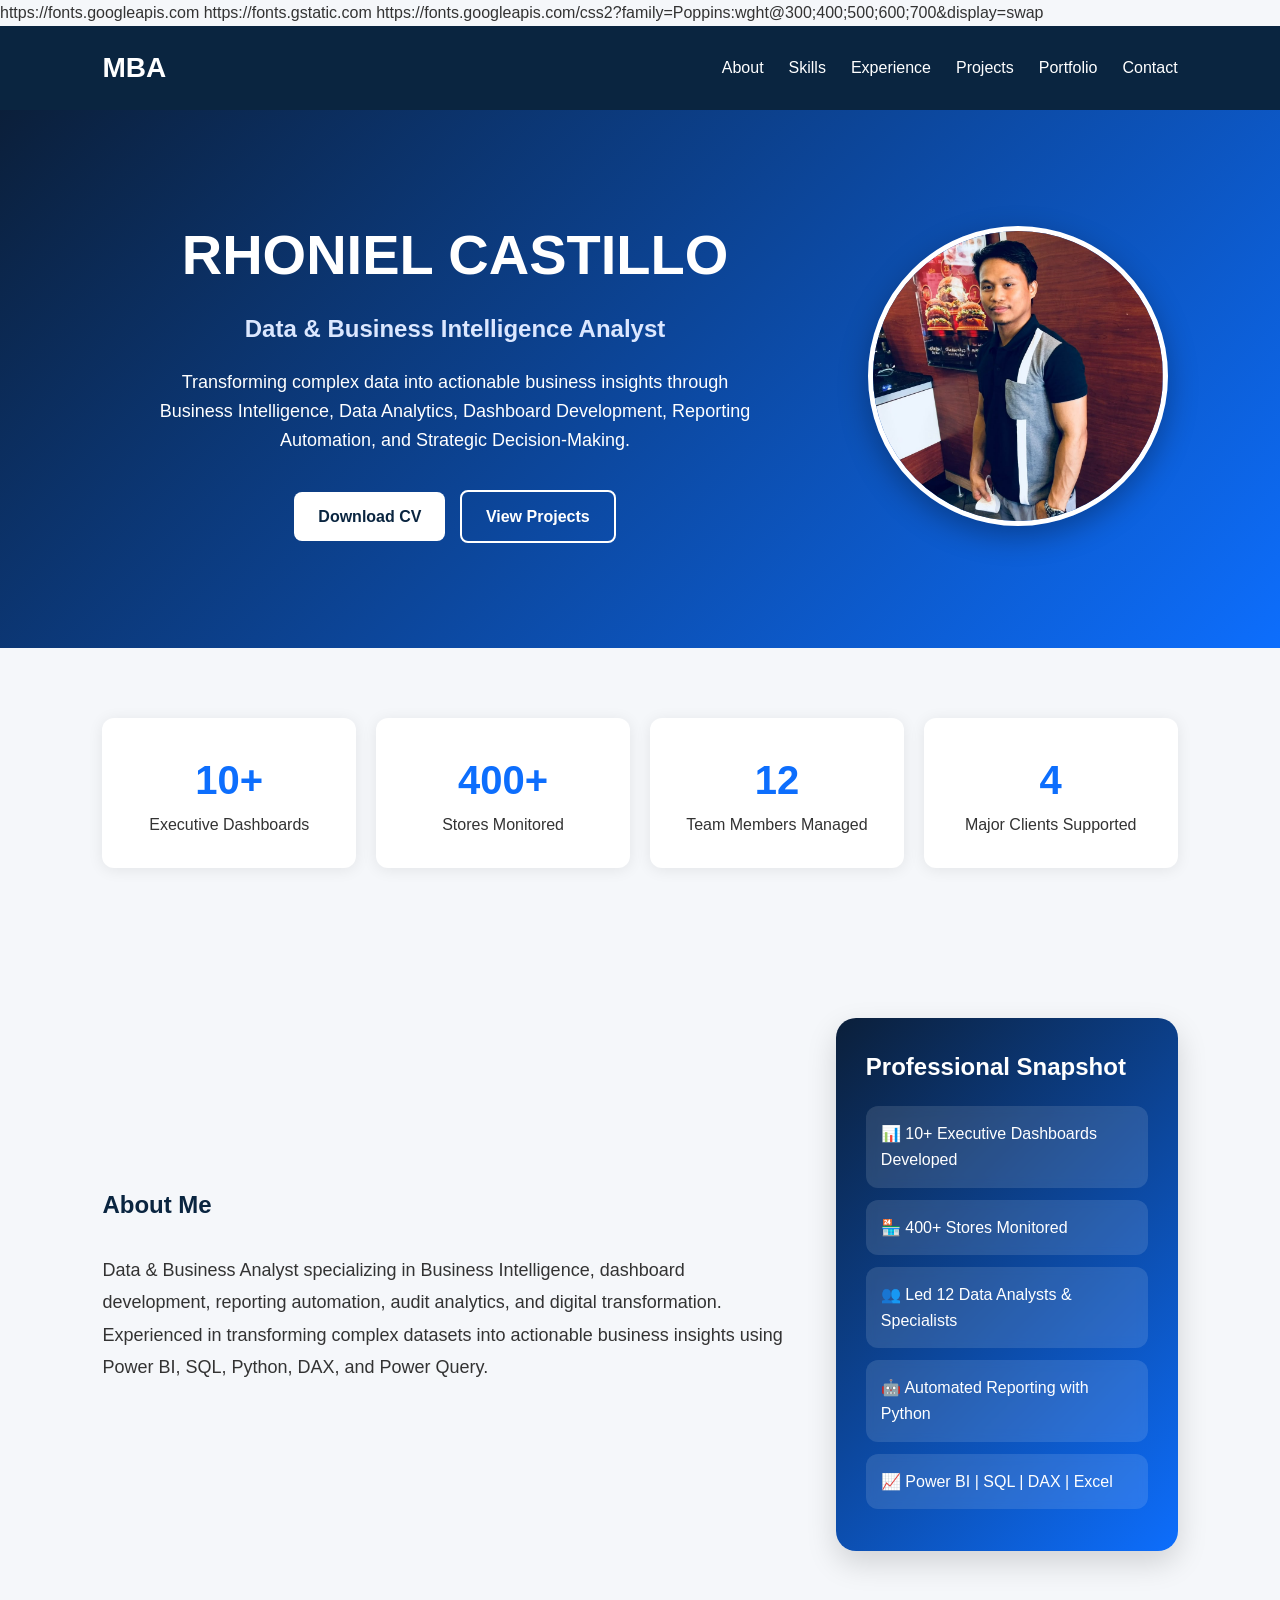
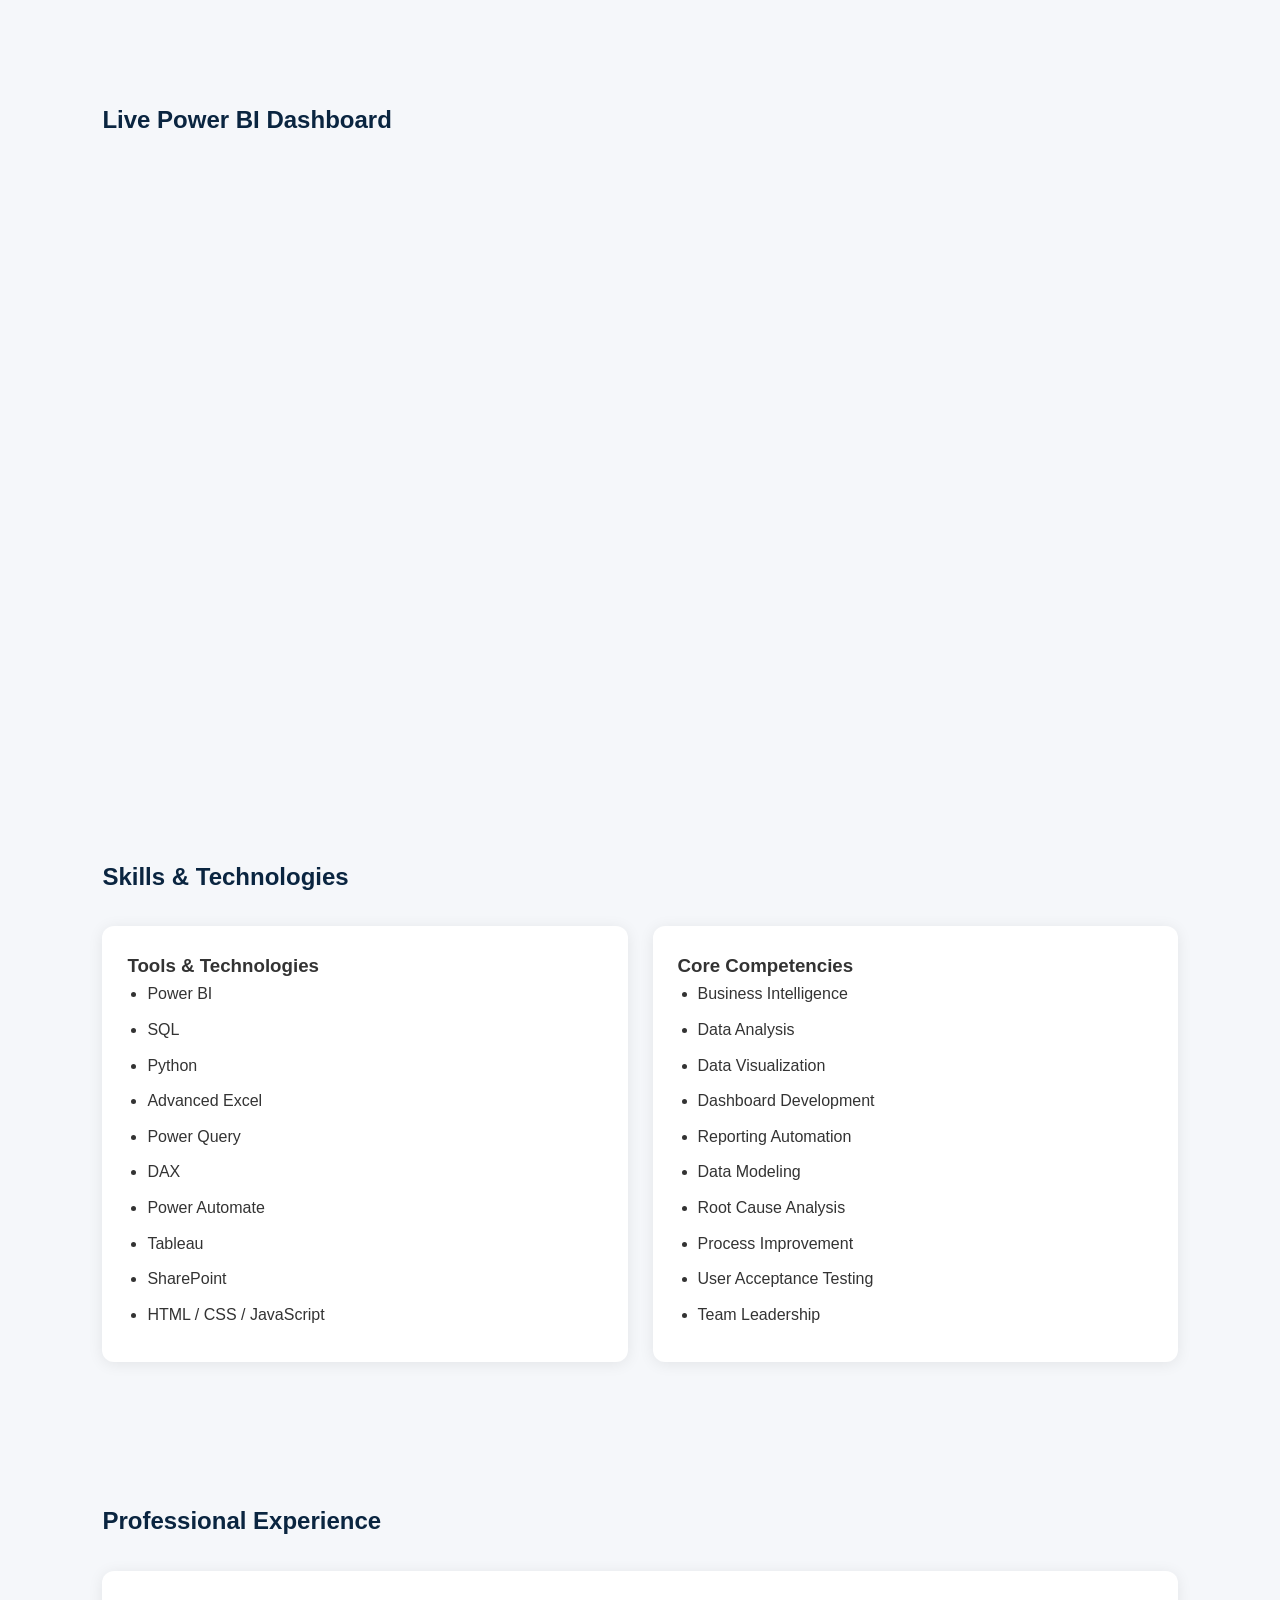
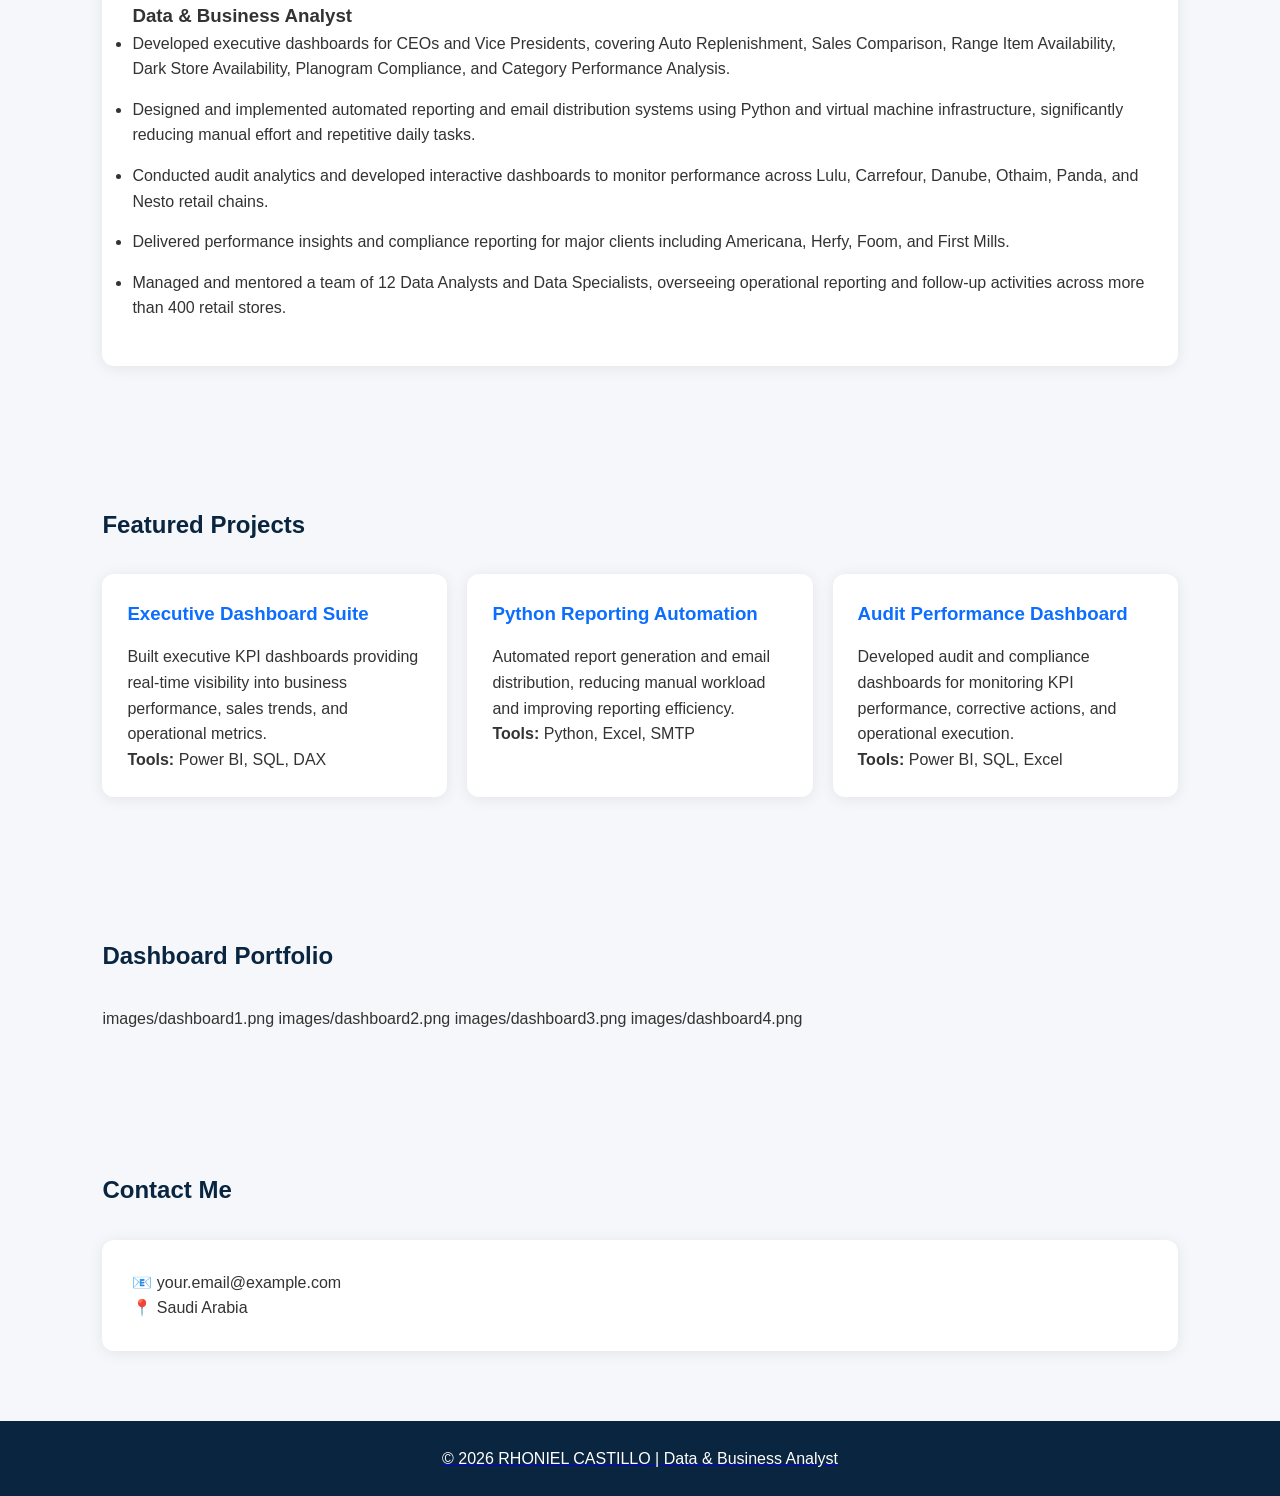
<file: index.html>
<!DOCTYPE html>
<html lang="en">
<head>
    <meta charset="UTF-8">
    <meta name="viewport" content="width=device-width, initial-scale=1.0">
    <title>RHONIEL CASTILLO | Data & Business Analyst</title>

    <link rel="stylesheet" href="style.css">

    https://fonts.googleapis.com
    https://fonts.gstatic.com
    https://fonts.googleapis.com/css2?family=Poppins:wght@300;400;500;600;700&display=swap
    
</head>

<body>

    <!-- Navigation -->
<nav>
    <div class="logo">MBA</div>

    <ul class="nav-links">
        <li><a href="#aboutAbout">About</a></li>
        <li><a href="#skills">Skills</a></li>
        <li><a href="#experience">Experience</a></li>
        <li><a hrefu="#projects">Projects</a></li>
        <li><a href="#gallery">Portfolio</a></li>
        <li><a href="#contact">Contact</a></li>
    </ul>

</nav>

    <!-- Hero Section -->
   <!-- Hero Section -->
<section class="hero">
    <div class="hero-container">

        <div class="hero-text">
            <h1>RHONIEL CASTILLO
            </h1>

           <h2 id="typing"></h2>

            <p>
                Transforming complex data into actionable business insights through
                Business Intelligence, Data Analytics, Dashboard Development,
                Reporting Automation, and Strategic Decision-Making.
            </p>

            <div class="hero-buttons">
                <a href="Rhoniel Castillo CV.pdf" class="btn-primary">Download CV</a>
                <a href="#projects" class="btn-secondary">View Projects</a>
            </div>
        </div>

        <div class="hero-image">
            <img src="profile.jpeg" alt=
    </div>
</section>


        
    <!-- KPI Stats -->
    <section class="stats">

        <div class="stat-card">
            <h3>10+</h3>
            <p>Executive Dashboards</p>
        </div>

        <div class="stat-card">
            <h3>400+</h3>
            <p>Stores Monitored</p>
        </div>

        <div class="stat-card">
            <h3>12</h3>
            <p>Team Members Managed</p>
        </div>

        <div class="stat-card">
            <h3>4</h3>
            <p>Major Clients Supported</p>
        </div>

    </section>

    <!-- About -->
    <section id="about" class="about-section">

    <div class="about-content">
        <h2>About Me</h2>

        <p>
            Data & Business Analyst specializing in Business Intelligence,
            dashboard development, reporting automation, audit analytics,
            and digital transformation.
        </p>

        <p>
            Experienced in transforming complex datasets into actionable business
            insights using Power BI, SQL, Python, DAX, and Power Query.
        </p>
    </div>

    <div class="about-highlight">
        <h3>Professional Snapshot</h3>

        <div class="highlight-item">
            📊 10+ Executive Dashboards Developed
        </div>

        <div class="highlight-item">
            🏪 400+ Stores Monitored
        </div>

        <div class="highlight-item">
            👥 Led 12 Data Analysts & Specialists
        </div>

        <div class="highlight-item">
            🤖 Automated Reporting with Python
        </div>

        <div class="highlight-item">
            📈 Power BI | SQL | DAX | Excel
        </div>
    </div>

</section>

<section id="dashboard">
    <h2>Live Power BI Dashboard</h2>

    <iframe
        title="Execution Leader Daily Performance Dashboard"
        width="1140"
        height="541"
        src="https://app.powerbi.com/reportEmbed?reportId=4804eaec-e341-42b9-9db0-b4b13b53ffa4&autoAuth=true&ctid=cf162b28-56e2-417e-9bfd-84c7770982ad"
        frameborder="0"
        allowfullscreen>
    </iframe>
</section>

    <!-- Skills -->
    <section id="skills">

        <h2>Skills & Technologies</h2>

        <div class="skills-container">

            <div class="skill-box">

                <h3>Tools & Technologies</h3>

                <ul>
                    <li>Power BI</li>
                    <li>SQL</li>
                    <li>Python</li>
                    <li>Advanced Excel</li>
                    <li>Power Query</li>
                    <li>DAX</li>
                    <li>Power Automate</li>
                    <li>Tableau</li>
                    <li>SharePoint</li>
                    <li>HTML / CSS / JavaScript</li>
                </ul>

            </div>

            <div class="skill-box">

                <h3>Core Competencies</h3>

                <ul>
                    <li>Business Intelligence</li>
                    <li>Data Analysis</li>
                    <li>Data Visualization</li>
                    <li>Dashboard Development</li>
                    <li>Reporting Automation</li>
                    <li>Data Modeling</li>
                    <li>Root Cause Analysis</li>
                    <li>Process Improvement</li>
                    <li>User Acceptance Testing</li>
                    <li>Team Leadership</li>
                </ul>

            </div>

        </div>

    </section>

    <!-- Experience -->
    <section id="experience">

        <h2>Professional Experience</h2>

        <div class="experience-card">

            <h3>Data & Business Analyst</h3>

            <ul>

                <li>
                    Developed executive dashboards for CEOs and Vice Presidents,
                    covering Auto Replenishment, Sales Comparison, Range Item
                    Availability, Dark Store Availability, Planogram Compliance,
                    and Category Performance Analysis.
                </li>

                <li>
                    Designed and implemented automated reporting and email
                    distribution systems using Python and virtual machine
                    infrastructure, significantly reducing manual effort and
                    repetitive daily tasks.
                </li>

                <li>
                    Conducted audit analytics and developed interactive dashboards
                    to monitor performance across Lulu, Carrefour, Danube,
                    Othaim, Panda, and Nesto retail chains.
                </li>

                <li>
                    Delivered performance insights and compliance reporting
                    for major clients including Americana, Herfy,
                    Foom, and First Mills.
                </li>

                <li>
                    Managed and mentored a team of 12 Data Analysts and Data Specialists,
                    overseeing operational reporting and follow-up activities across
                    more than 400 retail stores.
                </li>

            </ul>

        </div>

    </section>

    <!-- Projects -->
    <section id="projects">

        <h2>Featured Projects</h2>

        <div class="project-grid">

            <div class="project-card">
                <h3>Executive Dashboard Suite</h3>

                <p>
                    Built executive KPI dashboards providing real-time visibility into
                    business performance, sales trends, and operational metrics.
                </p>

                <p><strong>Tools:</strong> Power BI, SQL, DAX</p>
            </div>

            <div class="project-card">
                <h3>Python Reporting Automation</h3>

                <p>
                    Automated report generation and email distribution,
                    reducing manual workload and improving reporting efficiency.
                </p>

                <p><strong>Tools:</strong> Python, Excel, SMTP</p>
            </div>

            <div class="project-card">
                <h3>Audit Performance Dashboard</h3>

                <p>
                    Developed audit and compliance dashboards for monitoring KPI
                    performance, corrective actions, and operational execution.
                </p>

                <p><strong>Tools:</strong> Power BI, SQL, Excel</p>
            </div>

        </div>

    </section>

    <!-- Portfolio -->
    <section id="gallery">

        <h2>Dashboard Portfolio</h2>

        <div class="gallery-grid">

            images/dashboard1.png
            images/dashboard2.png
            images/dashboard3.png
            images/dashboard4.png

        </div>

    </section>

    <!-- Contact -->
    <section id="contact">

        <h2>Contact Me</h2>

        <div class="contact-card">

            <p>📧 your.email@example.com</p>
            <p>📍 Saudi Arabia</p>

            <p>
                <a href="inkedin.com
                    LinkedIn Profile
                </a>
            </p>

            <p>
                <a href="https://github.com            GitHub Profile
                </a>
            </p>

        </div>

    </section>

    <!-- Footer -->
    <footer>

        <p>
            © 2026 RHONIEL CASTILLO | Data & Business Analyst
        </p>

    </footer>

<script src="script.js"></script>
</body>
</html>
</file>
<file: style.css>
* {
    margin: 0;
    padding: 0;
    box-sizing: border-box;
}

body {
    font-family: 'Segoe UI', sans-serif;
    background-color: #f5f7fa;
    color: #333;
    line-height: 1.6;
}

/* Navigation */

nav {
    background: #0a2540;
    color: white;
    padding: 20px 8%;
    display: flex;
    justify-content: space-between;
    align-items: center;
}

.logo {
    font-size: 28px;
    font-weight: bold;
}

.nav-links {
    list-style: none;
    display: flex;
    gap: 25px;
}

.nav-links a {
    color: white;
    text-decoration: none;
}

.nav-links a:hover {
    color: #4da6ff;
}

/* Hero */

.hero {
    background: linear-gradient(135deg, #0a2540, #0d6efd);
    color: white;
    text-align: center;
    padding: 120px 20px;
}

.hero h1 {
    font-size: 4rem;
    margin-bottom: 10px;
}

.hero h2 {
    margin-bottom: 20px;
    color: #dbe7ff;
}

.hero p {
    max-width: 800px;
    margin: auto;
    font-size: 18px;
}

.hero-buttons {
    margin-top: 30px;
}

.hero-buttons a {
    text-decoration: none;
    padding: 12px 24px;
    margin: 5px;
    border-radius: 8px;
    display: inline-block;
    font-weight: bold;
}

.hero-buttons a:first-child {
    background: white;
    color: #0a2540;
}

.hero-buttons a:last-child {
    background: transparent;
    border: 2px solid white;
    color: white;
}

/* Sections */

section {
    padding: 70px 8%;
}

h2 {
    margin-bottom: 30px;
    color: #0a2540;
}

/* Stats */

.stats {
    display: grid;
    grid-template-columns: repeat(auto-fit, minmax(220px,1fr));
    gap: 20px;
}

.stat-card {
    background: white;
    text-align: center;
    padding: 30px;
    border-radius: 12px;
    box-shadow: 0 2px 15px rgba(0,0,0,0.08);
}

.stat-card h3 {
    font-size: 40px;
    color: #0d6efd;
}

/* Skills */

.skills-container {
    display: grid;
    grid-template-columns: repeat(auto-fit,minmax(300px,1fr));
    gap: 25px;
}

.skill-box {
    background: white;
    padding: 25px;
    border-radius: 12px;
    box-shadow: 0 2px 15px rgba(0,0,0,0.08);
}

.skill-box ul {
    padding-left: 20px;
}

.skill-box li {
    margin-bottom: 10px;
}

/* Experience */

.experience-card {
    background: white;
    padding: 30px;
    border-radius: 12px;
    box-shadow: 0 2px 15px rgba(0,0,0,0.08);
}

.experience-card li {
    margin-bottom: 15px;
}

/* Projects */

.project-grid {
    display: grid;
    grid-template-columns: repeat(auto-fit,minmax(300px,1fr));
    gap: 20px;
}

.project-card {
    background: white;
    padding: 25px;
    border-radius: 12px;
    box-shadow: 0 2px 15px rgba(0,0,0,0.08);
}

.project-card h3 {
    color: #0d6efd;
    margin-bottom: 15px;
}

/* Portfolio */

.gallery-grid {
    display: grid;
    grid-template-columns: repeat(auto-fit,minmax(300px,1fr));
    gap: 20px;
}

.gallery-grid img {
    width: 100%;
    border-radius: 12px;
    box-shadow: 0 3px 20px rgba(0,0,0,0.1);
}

/* Contact */

.contact-card {
    background: white;
    padding: 30px;
    border-radius: 12px;
    box-shadow: 0 2px 15px rgba(0,0,0,0.08);
}

/* Footer */

footer {
    background: #0a2540;
    color: white;
    text-align: center;
    padding: 25px;
}

/* Mobile */

@media(max-width: 768px) {

    .hero h1 {
        font-size: 2.5rem;
    }

    nav {
        flex-direction: column;
        gap: 15px;
    }

    .nav-links {
        flex-wrap: wrap;
        justify-content: center;
    }
}

.hero {
    background: linear-gradient(135deg,#0B1F3A,#0d6efd);
    color: white;
    padding: 100px 8%;
}

.hero-container{
    display:flex;
    align-items:center;
    justify-content:space-between;
    gap:50px;
}

.hero-text{
    flex:1;
}

.hero-text h1{
    font-size:3.5rem;
    margin-bottom:10px;
}

.hero-text h2{
    margin-bottom:20px;
    color:#dbe7ff;
}

.hero-text p{
    font-size:18px;
    max-width:600px;
}

.hero-image{
    flex:0 0 320px;
    text-align:center;
}

.hero-image img{
    width:300px;
    height:300px;
    border-radius:50%;
    object-fit:cover;
    border:5px solid white;
    box-shadow:0 10px 30px rgba(0,0,0,0.3);
}

@media(max-width:768px){

    .hero-container{
        flex-direction:column-reverse;
        text-align:center;
    }

    .hero-image img{
        width:220px;
        height:220px;
    }
}

.stat-card{
    transition: all 0.3s ease;
}

.stat-card:hover{
    transform: translateY(-8px);
    box-shadow: 0 10px 30px rgba(0,0,0,0.15);
}





.about-section{
    display:grid;
    grid-template-columns: 1.5fr 1fr;
    gap:50px;
    padding:80px 8%;
    align-items:center;
}

.about-left p{
    margin-top:20px;
    line-height:1.8;
    font-size:18px;
}

.about-right{
    display:grid;
    gap:20px;
}

.about-card{
    background:white;
    padding:20px;
    border-radius:15px;
    box-shadow:0 5px 20px rgba(0,0,0,0.08);
    transition:.3s;
}

.about-card:hover{
    transform:translateY(-5px);
    box-shadow:0 10px 25px rgba(0,0,0,0.15);
}

@media(max-width:768px){

    .about-section{
        grid-template-columns:1fr;
    }

}


.about-section{
    display:grid;
    grid-template-columns:2fr 1fr;
    gap:50px;
    padding:80px 8%;
    align-items:center;
}

.about-highlight{
    background:linear-gradient(
        135deg,
        #0B1F3A,
        #0d6efd
    );
    
    color:white;
    padding:30px;
    border-radius:20px;
    box-shadow:0 12px 30px rgba(0,0,0,0.15);
}

.about-highlight h3{
    margin-bottom:20px;
    font-size:24px;
}

.highlight-item{
    background:rgba(255,255,255,0.12);
    padding:15px;
    margin-bottom:12px;
    border-radius:12px;
    backdrop-filter:blur(5px);
}

.about-content p{
    line-height:1.8;
    font-size:18px;
}

@media(max-width:768px){

    .about-section{
        grid-template-columns:1fr;
    }

}
</file>
